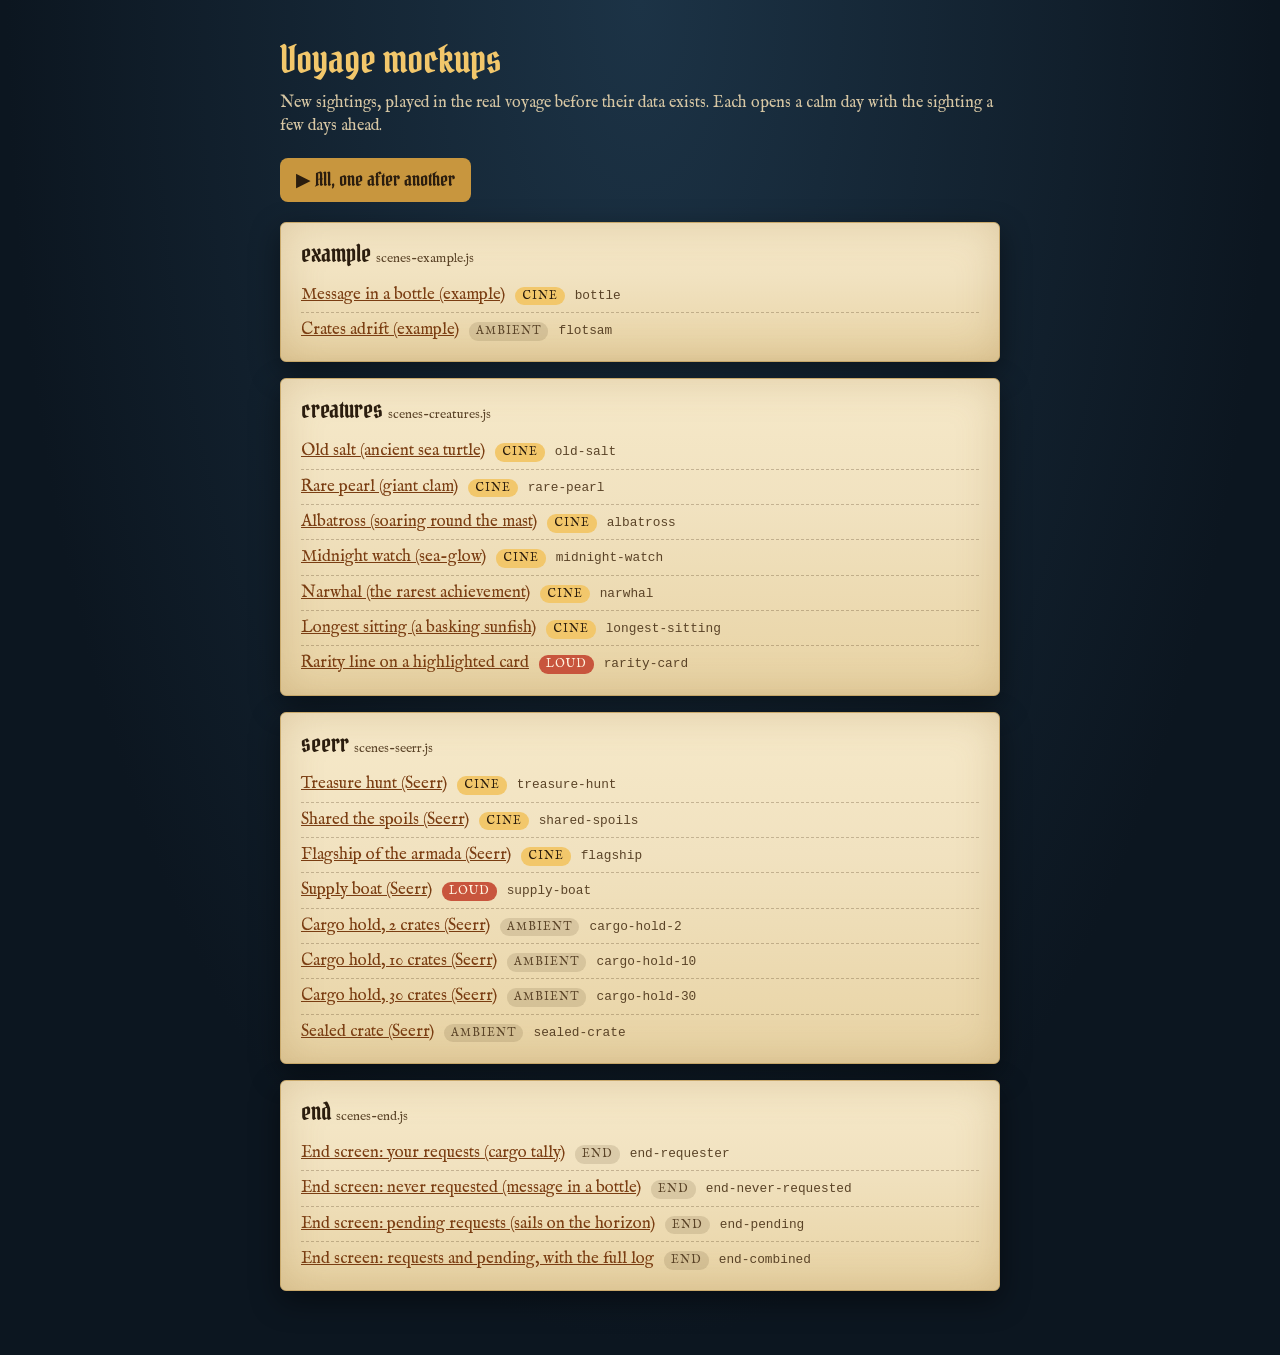
<file: web/voyage/mock/index.html>
<!doctype html>
<html lang="en">
<head>
<meta charset="utf-8">
<meta name="viewport" content="width=device-width, initial-scale=1">
<title>Voyage mockups</title>
<link rel="stylesheet" href="../fonts/fonts.css">
<style>
/* The voyage's own look: parchment on a night sea, brass trim */
:root { color-scheme: dark; --ink: #2b1d0e; --ink-soft: #5a4327; --parchment: #f1e2c0; --parchment-edge: #c9a96b; --brass: #c8963e; --brass-hi: #f2c76b; --night: #0c1620;
  --serif: "IM Fell English", Georgia, serif; --display: "Pirata One", "IM Fell English", Georgia, serif; }
body { margin: 0; min-height: 100vh; background: radial-gradient(ellipse at top, #1c3346, var(--night) 70%); color: #f6ead0; font: 16px/1.45 var(--serif); }
main { max-width: 720px; margin: 0 auto; padding: 32px 16px 48px; }
h1 { font-family: var(--display); font-weight: normal; color: var(--brass-hi); font-size: 2.4rem; margin: 0 0 4px; }
.sub { color: #d7c7a4; margin-bottom: 20px; }
.card { background: linear-gradient(180deg, #f6e9c9, var(--parchment) 40%, #e8d3a4); color: var(--ink); border: 1px solid var(--parchment-edge); border-radius: 6px;
  box-shadow: 0 10px 30px rgba(0, 0, 0, 0.45), inset 0 0 40px rgba(150, 110, 50, 0.25); padding: 14px 20px; margin-bottom: 16px; }
h2 { font-family: var(--display); font-weight: normal; margin: 0 0 6px; font-size: 1.5rem; }
h2 small { font-family: var(--serif); font-size: 0.85rem; color: var(--ink-soft); }
ul { list-style: none; margin: 0; padding: 0; }
li { display: flex; gap: 10px; align-items: baseline; padding: 5px 0; border-top: 1px dashed rgba(90, 67, 39, 0.3); flex-wrap: wrap; }
li:first-child { border-top: 0; }
a { color: #7a3d12; }
li a { font-size: 1.05rem; }
code { font-size: 0.8rem; color: var(--ink-soft); }
.tier { font-size: 0.72rem; text-transform: uppercase; letter-spacing: 0.08em; padding: 1px 7px; border-radius: 9px; background: rgba(90, 67, 39, 0.15); color: var(--ink-soft); }
.tier.cine { background: var(--brass-hi); color: var(--ink); }
.tier.loud { background: #c8553d; color: #fff3df; }
.all { display: inline-block; margin-bottom: 20px; padding: 8px 16px; border-radius: 8px; background: var(--brass); color: var(--ink); text-decoration: none; font-family: var(--display); font-size: 1.2rem; }
.empty { color: var(--ink-soft); font-style: italic; }
</style>
</head>
<body>
<main>
  <h1>Voyage mockups</h1>
  <div class="sub">New sightings, played in the real voyage before their data exists. Each opens a calm day with the sighting a few days ahead.</div>
  <a class="all" id="all" hidden>▶ All, one after another</a>
  <div id="files"></div>
</main>
<script type="module">
// The same files and order the page loads (template.html, MOCK_FILES); a missing one is skipped
const FILES = ["scenes-example.js", "scenes-creatures.js", "scenes-seerr.js", "scenes-end.js"];
const groups = [];
for (const f of FILES) {
  const found = [];
  window.registerMock = m => found.push(m);
  try { await import(`./${f}`); } catch (e) { continue; }
  groups.push([f, found]);
}
const esc = s => String(s).replace(/[&<>"]/g, c => ({ "&": "&amp;", "<": "&lt;", ">": "&gt;", '"': "&quot;" })[c]);
const link = id => `../?mock=${encodeURIComponent(id)}`;
document.getElementById("files").innerHTML = groups.map(([f, ms]) => `<section class="card"><h2>${esc(f.replace(/^scenes-|\.js$/g, ""))} <small>${esc(f)}</small></h2>` +
  (ms.length ? `<ul>${ms.map(m => `<li><a href="${link(m.id)}">${esc(m.title)}</a><span class="tier ${esc(m.tier)}">${esc(m.tier)}</span><code>${esc(m.id)}</code></li>`).join("")}</ul>` : `<div class="empty">Nothing registered yet</div>`) +
  `</section>`).join("");
const ids = groups.flatMap(([, ms]) => ms.map(m => m.id));
if (ids.length > 1) Object.assign(document.getElementById("all"), { hidden: false, href: `${link(ids[0])}&next=${ids.slice(1).map(encodeURIComponent).join(",")}&auto` });
</script>
</body>
</html>
</file>
<file: web/voyage/fonts/fonts.css>
/* IM Fell English and Pirata One, from Google Fonts, served locally (SIL Open Font License 1.1, see OFL-*.txt) */
/* IM Fell English italic, latin */
@font-face {
  font-family: 'IM Fell English';
  font-style: italic;
  font-weight: 400;
  font-display: swap;
  src: url(im-fell-english-italic-latin.woff2) format('woff2');
  unicode-range: U+0000-00FF, U+0131, U+0152-0153, U+02BB-02BC, U+02C6, U+02DA, U+02DC, U+0304, U+0308, U+0329, U+2000-206F, U+20AC, U+2122, U+2191, U+2193, U+2212, U+2215, U+FEFF, U+FFFD;
}
/* IM Fell English normal, latin */
@font-face {
  font-family: 'IM Fell English';
  font-style: normal;
  font-weight: 400;
  font-display: swap;
  src: url(im-fell-english-latin.woff2) format('woff2');
  unicode-range: U+0000-00FF, U+0131, U+0152-0153, U+02BB-02BC, U+02C6, U+02DA, U+02DC, U+0304, U+0308, U+0329, U+2000-206F, U+20AC, U+2122, U+2191, U+2193, U+2212, U+2215, U+FEFF, U+FFFD;
}
/* Pirata One normal, latin-ext */
@font-face {
  font-family: 'Pirata One';
  font-style: normal;
  font-weight: 400;
  font-display: swap;
  src: url(pirata-one-latin-ext.woff2) format('woff2');
  unicode-range: U+0100-02BA, U+02BD-02C5, U+02C7-02CC, U+02CE-02D7, U+02DD-02FF, U+0304, U+0308, U+0329, U+1D00-1DBF, U+1E00-1E9F, U+1EF2-1EFF, U+2020, U+20A0-20AB, U+20AD-20C4, U+2113, U+2C60-2C7F, U+A720-A7FF;
}
/* Pirata One normal, latin */
@font-face {
  font-family: 'Pirata One';
  font-style: normal;
  font-weight: 400;
  font-display: swap;
  src: url(pirata-one-latin.woff2) format('woff2');
  unicode-range: U+0000-00FF, U+0131, U+0152-0153, U+02BB-02BC, U+02C6, U+02DA, U+02DC, U+0304, U+0308, U+0329, U+2000-206F, U+20AC, U+2122, U+2191, U+2193, U+2212, U+2215, U+FEFF, U+FFFD;
}
</file>
